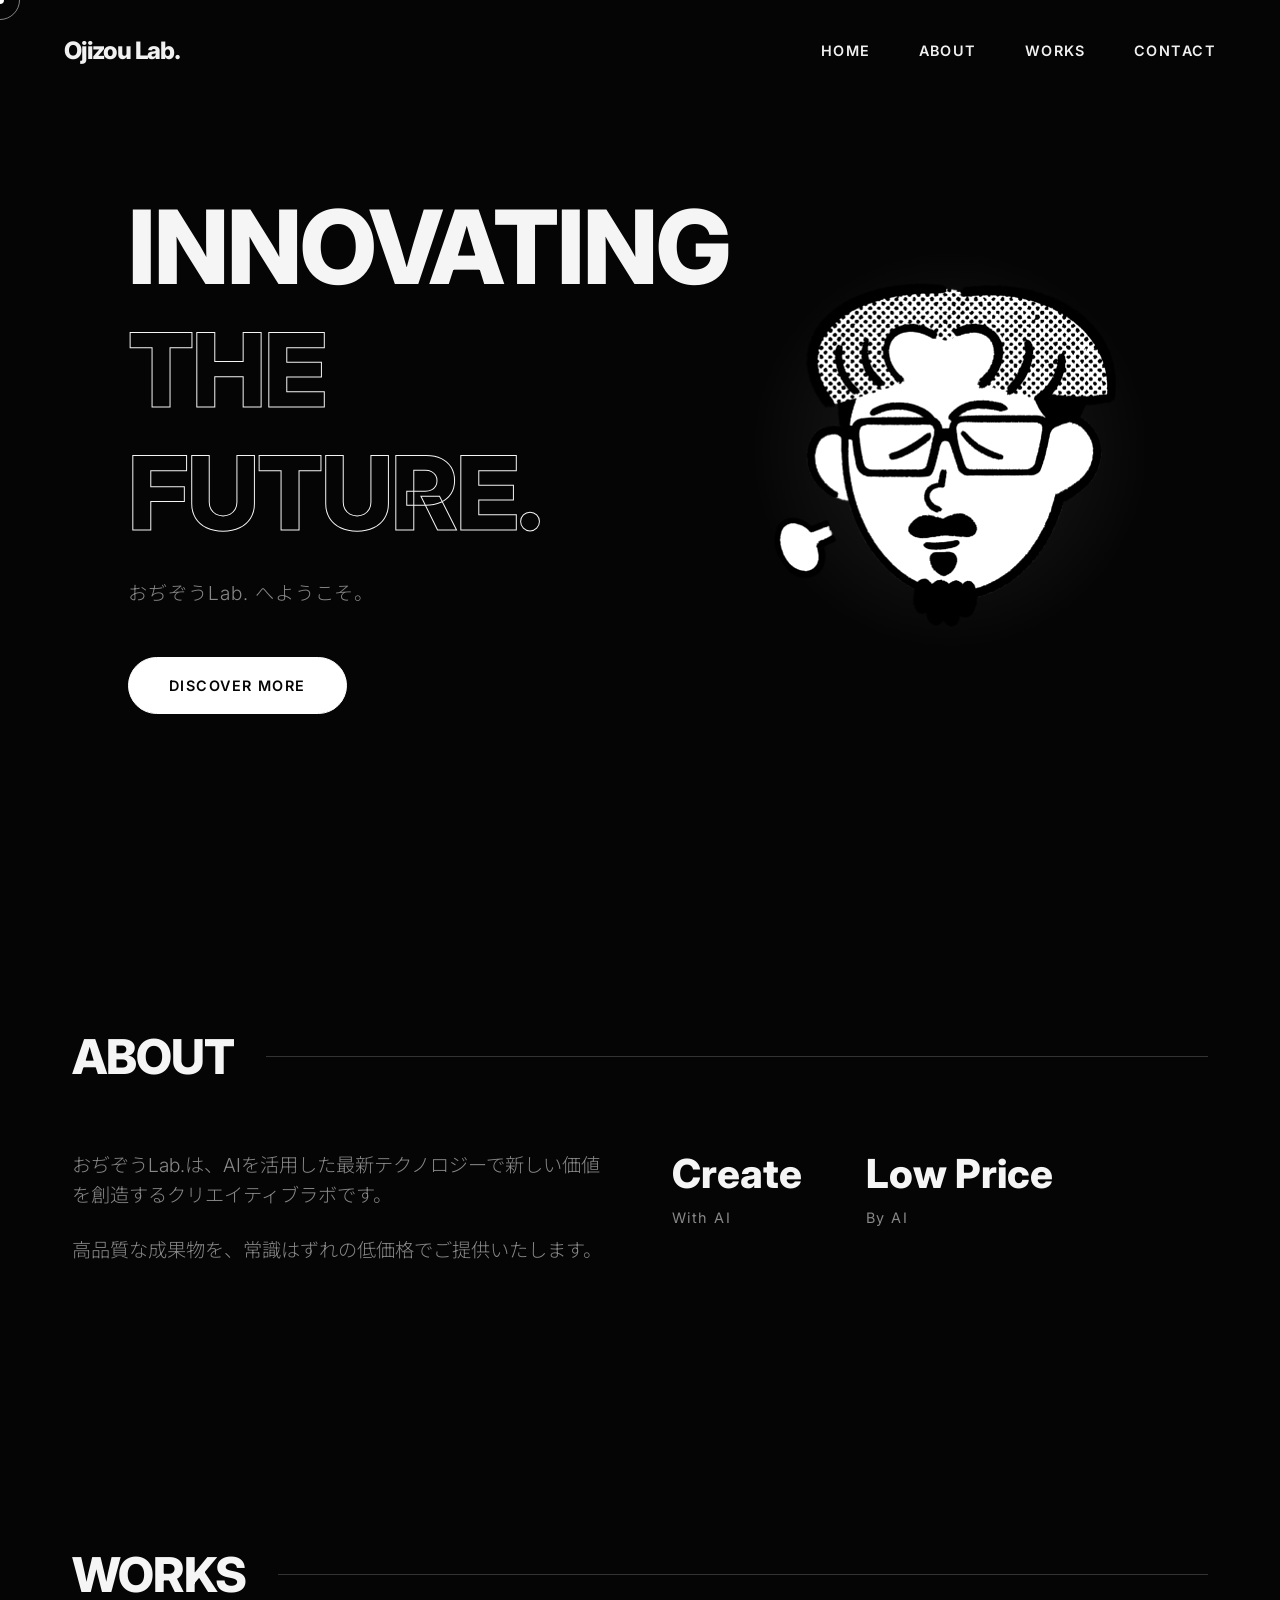
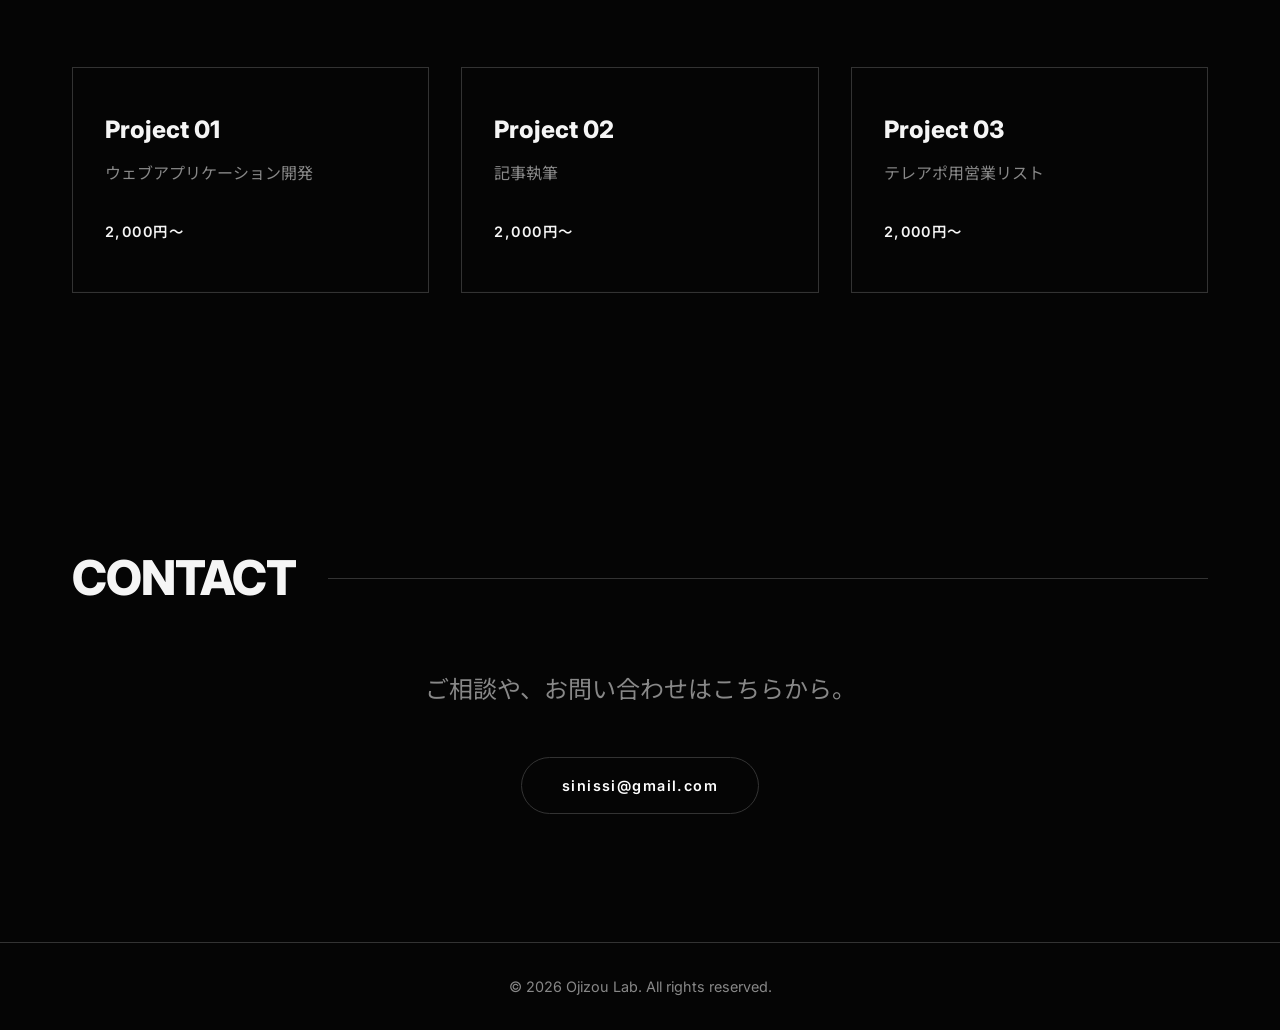
<file: index.html>
<!DOCTYPE html>
<html lang="ja">
<head>
    <meta charset="UTF-8">
    <meta name="viewport" content="width=device-width, initial-scale=1.0">
    <title>おぢぞうLab. | Ojizou Lab.</title>
    <meta name="description" content="おぢぞうLab.の公式ポートフォリオ・ホームページです。">
    <link rel="preconnect" href="https://fonts.googleapis.com">
    <link rel="preconnect" href="https://fonts.gstatic.com" crossorigin>
    <link href="https://fonts.googleapis.com/css2?family=Inter:wght@300;400;600;800&family=Noto+Sans+JP:wght@300;400;700&display=swap" rel="stylesheet">
    <link rel="stylesheet" href="style.css">
</head>
<body>
    <div class="cursor-dot" data-cursor-dot></div>
    <div class="cursor-outline" data-cursor-outline></div>

    <nav class="navbar" id="navbar">
        <div class="logo">Ojizou Lab.</div>
        <div class="hamburger" id="hamburger">
            <span class="bar"></span>
            <span class="bar"></span>
            <span class="bar"></span>
        </div>
        <ul class="nav-links" id="nav-links">
            <li><a href="#home">Home</a></li>
            <li><a href="#about">About</a></li>
            <li><a href="#works">Works</a></li>
            <li><a href="#contact">Contact</a></li>
        </ul>
    </nav>

    <main>
        <section id="home" class="hero section-padding">
            <div class="hero-content fade-in-up">
                <h1 class="hero-title">
                    <span class="block">Innovating</span>
                    <span class="block text-outline">the Future.</span>
                </h1>
                <p class="hero-subtitle">おぢぞうLab. へようこそ。</p>
                <a href="#about" class="btn btn-primary">Discover More</a>
            </div>
            <div class="hero-image-container fade-in-up" style="animation-delay: 0.3s;">
                <div class="image-wrapper">
                    <img src="img/my-notion-face-transparent-up.png" alt="Ojizou Face" class="hero-img">
                </div>
            </div>
        </section>

        <section id="about" class="about section-padding">
            <div class="container">
                <div class="section-header fade-in">
                    <h2 class="section-title">About</h2>
                    <div class="line"></div>
                </div>
                <div class="about-content">
                    <div class="about-text fade-in-up">
                        <p>
                            おぢぞうLab.は、AIを活用した最新テクノロジーで新しい価値を創造するクリエイティブラボです。
                        </p>
                        <p>
                            高品質な成果物を、常識はずれの低価格でご提供いたします。
                        </p>
                    </div>
                    <div class="about-stats fade-in-up" style="animation-delay: 0.2s;">
                        <div class="stat-item">
                            <h3 class="stat-number">Create</h3>
                            <p class="stat-label">With AI</p>
                        </div>
                        <div class="stat-item">
                            <h3 class="stat-number">Low Price</h3>
                            <p class="stat-label">By AI</p>
                        </div>
                    </div>
                </div>
            </div>
        </section>

        <section id="works" class="works section-padding">
            <div class="container">
                <div class="section-header fade-in">
                    <h2 class="section-title">Works</h2>
                    <div class="line"></div>
                </div>
                <div class="works-grid">
                    <a href="https://ojizou003.github.io/index/" target="_blank" rel="noopener noreferrer" class="work-card fade-in-up">
                        <div class="work-card-inner">
                            <h3>Project 01</h3>
                            <p>ウェブアプリケーション開発</p>
                            <span class="view-more">2,000円～</span>
                        </div>
                    </a>
                    <a href="https://note.com/ojizou003" target="_blank" rel="noopener noreferrer" class="work-card fade-in-up" style="animation-delay: 0.2s;">
                        <div class="work-card-inner">
                            <h3>Project 02</h3>
                            <p>記事執筆</p>
                            <span class="view-more">2,000円～</span>
                        </div>
                    </a>
                    <a href="https://coconala.com/users/4809214" target="_blank" rel="noopener noreferrer" class="work-card fade-in-up" style="animation-delay: 0.4s;">
                        <div class="work-card-inner">
                            <h3>Project 03</h3>
                            <p>テレアポ用営業リスト</p>
                            <span class="view-more">2,000円～</span>
                        </div>
                    </a>
                </div>
            </div>
        </section>

        <section id="contact" class="contact section-padding">
            <div class="container">
                <div class="section-header fade-in">
                    <h2 class="section-title">Contact</h2>
                    <div class="line"></div>
                </div>
                <div class="contact-content fade-in-up">
                    <p class="contact-text">ご相談や、お問い合わせはこちらから。</p>
                    <a href="mailto:sinissi@gmail.com" class="btn2 btn-outline">sinissi@gmail.com</a>
                </div>
            </div>
        </section>
    </main>

    <footer>
        <div class="footer-content">
            <p>&copy; 2026 Ojizou Lab. All rights reserved.</p>
        </div>
    </footer>

    <script src="script.js"></script>
</body>
</html>
</file>
<file: style.css>
:root {
    --bg-color: #050505;
    --text-color: #f5f5f5;
    --text-muted: #888888;
    --border-color: #333333;
    --accent-color: #ffffff;
    
    --font-sans: 'Inter', 'Noto Sans JP', sans-serif;
    
    --transition: all 0.4s cubic-bezier(0.25, 0.8, 0.25, 1);
}

* {
    margin: 0;
    padding: 0;
    box-sizing: border-box;
}

html {
    scroll-behavior: smooth;
    font-size: 16px;
}

body {
    font-family: var(--font-sans);
    background-color: var(--bg-color);
    color: var(--text-color);
    line-height: 1.6;
    overflow-x: hidden;
    cursor: none; /* Custom cursor */
}

/* Custom Cursor */
.cursor-dot,
.cursor-outline {
    position: fixed;
    top: 0;
    left: 0;
    transform: translate(-50%, -50%);
    border-radius: 50%;
    z-index: 9999;
    pointer-events: none;
}

.cursor-dot {
    width: 8px;
    height: 8px;
    background-color: var(--accent-color);
}

.cursor-outline {
    width: 40px;
    height: 40px;
    border: 1px solid rgba(255, 255, 255, 0.5);
    transition: width 0.2s, height 0.2s, background-color 0.2s;
}

/* Typography */
h1, h2, h3, h4, h5, h6 {
    font-weight: 800;
    line-height: 1.2;
}

a {
    color: var(--text-color);
    text-decoration: none;
}

.block {
    display: block;
}

/* Layout */
.container {
    max-width: 1200px;
    margin: 0 auto;
    padding: 0 2rem;
}

.section-padding {
    padding: 8rem 2rem;
}

/* Navbar */
.navbar {
    position: fixed;
    top: 0;
    width: 100%;
    display: flex;
    justify-content: space-between;
    align-items: center;
    padding: 2rem 4rem;
    z-index: 1000;
    mix-blend-mode: difference;
}

.logo {
    font-size: 1.5rem;
    font-weight: 800;
    letter-spacing: -0.05em;
}

.nav-links {
    display: flex;
    list-style: none;
    gap: 3rem;
}

.nav-links a {
    font-size: 0.9rem;
    text-transform: uppercase;
    letter-spacing: 0.1em;
    font-weight: 600;
    position: relative;
}

.nav-links a::after {
    content: '';
    position: absolute;
    bottom: -5px;
    left: 0;
    width: 0;
    height: 1px;
    background-color: var(--accent-color);
    transition: var(--transition);
}

.nav-links a:hover::after {
    width: 100%;
}

/* Hamburger Menu */
.hamburger {
    display: none;
    cursor: pointer;
    flex-direction: column;
    gap: 6px;
    z-index: 1001; /* Ensure above nav-links when open */
}

.bar {
    width: 25px;
    height: 2px;
    background-color: var(--text-color);
    transition: var(--transition);
}

/* Buttons */
.btn {
    display: inline-block;
    padding: 1rem 2.5rem;
    font-size: 0.9rem;
    font-weight: 600;
    text-transform: uppercase;
    letter-spacing: 0.1em;
    border-radius: 50px;
    transition: var(--transition);
    cursor: none;
}

.btn2 {
    display: inline-block;
    padding: 1rem 2.5rem;
    font-size: 0.9rem;
    font-weight: 600;
    letter-spacing: 0.1em;
    border-radius: 50px;
    transition: var(--transition);
    cursor: none;
}

.btn-primary {
    background-color: var(--accent-color);
    color: var(--bg-color);
    border: 1px solid var(--accent-color);
}

.btn-primary:hover {
    background-color: transparent;
    color: var(--accent-color);
}

.btn-outline {
    background-color: transparent;
    color: var(--accent-color);
    border: 1px solid var(--border-color);
}

.btn-outline:hover {
    border-color: var(--accent-color);
}

/* Hero Section */
.hero {
    min-height: 100vh;
    display: flex;
    align-items: center;
    justify-content: space-between;
    padding: 0 10%;
    position: relative;
    overflow: hidden;
}

.hero-title {
    font-size: clamp(4rem, 8vw, 8rem);
    text-transform: uppercase;
    letter-spacing: -0.02em;
    margin-bottom: 1.5rem;
}

.text-outline {
    color: transparent;
    -webkit-text-stroke: 1px var(--text-color);
}

.hero-subtitle {
    font-size: 1.2rem;
    color: var(--text-muted);
    margin-bottom: 3rem;
    font-weight: 300;
    letter-spacing: 0.05em;
}

.hero-image-container {
    width: 40%;
    max-width: 500px;
    position: relative;
    z-index: -1;
}

.image-wrapper {
    position: relative;
    padding-bottom: 100%;
    border-radius: 50%;
    background: radial-gradient(circle, rgba(255,255,255,0.1) 0%, rgba(0,0,0,0) 70%);
    overflow: hidden;
}

.hero-img {
    position: absolute;
    top: 50%;
    left: 50%;
    transform: translate(-50%, -50%);
    width: 100%;
    height: auto;
    object-fit: cover;
    filter: grayscale(100%) contrast(1.2);
    transition: filter 0.5s ease;
}

.hero-img:hover {
    filter: grayscale(0%) contrast(1);
}

/* Sections Global */
.section-header {
    margin-bottom: 4rem;
    display: flex;
    align-items: center;
    gap: 2rem;
}

.section-title {
    font-size: 3rem;
    text-transform: uppercase;
    letter-spacing: -0.02em;
}

.line {
    flex-grow: 1;
    height: 1px;
    background-color: var(--border-color);
}

/* About */
.about-content {
    display: grid;
    grid-template-columns: 1fr 1fr;
    gap: 4rem;
}

.about-text p {
    font-size: 1.2rem;
    color: var(--text-muted);
    margin-bottom: 1.5rem;
    font-weight: 300;
}

.about-stats {
    display: flex;
    gap: 4rem;
}

.stat-number {
    font-size: 2.5rem;
    margin-bottom: 0.5rem;
}

.stat-label {
    color: var(--text-muted);
    font-size: 0.9rem;
    /* text-transform: uppercase; */
    letter-spacing: 0.1em;
}

/* Works */
.works-grid {
    display: grid;
    grid-template-columns: repeat(auto-fit, minmax(300px, 1fr));
    gap: 2rem;
}

.work-card {
    border: 1px solid var(--border-color);
    padding: 3rem 2rem;
    transition: var(--transition);
    position: relative;
    overflow: hidden;
}

.work-card::before {
    content: '';
    position: absolute;
    top: 0;
    left: 0;
    width: 100%;
    height: 100%;
    background-color: var(--accent-color);
    transform: translateY(100%);
    transition: transform 0.4s cubic-bezier(0.25, 0.8, 0.25, 1);
    z-index: 0;
}

.work-card:hover {
    border-color: var(--accent-color);
}

.work-card:hover::before {
    transform: translateY(0);
}

.work-card-inner {
    position: relative;
    z-index: 1;
    transition: var(--transition);
}

.work-card:hover .work-card-inner h3,
.work-card:hover .work-card-inner p,
.work-card:hover .work-card-inner .view-more {
    color: var(--bg-color);
}

.work-card h3 {
    font-size: 1.5rem;
    margin-bottom: 1rem;
}

.work-card p {
    color: var(--text-muted);
    margin-bottom: 2rem;
}

.view-more {
    font-size: 0.9rem;
    font-weight: 600;
    text-transform: uppercase;
    letter-spacing: 0.1em;
}

/* Contact */
.contact-content {
    text-align: center;
    max-width: 600px;
    margin: 0 auto;
}

.contact-text {
    font-size: 1.5rem;
    margin-bottom: 3rem;
    color: var(--text-muted);
}

/* Footer */
footer {
    padding: 2rem;
    text-align: center;
    border-top: 1px solid var(--border-color);
}

.footer-content p {
    color: var(--text-muted);
    font-size: 0.9rem;
}

/* Animations */
.fade-in {
    opacity: 0;
    transition: opacity 1s ease;
}

.fade-in.appear {
    opacity: 1;
}

.fade-in-up {
    opacity: 0;
    transform: translateY(40px);
    transition: opacity 1s ease, transform 1s cubic-bezier(0.25, 0.8, 0.25, 1);
}

.fade-in-up.appear {
    opacity: 1;
    transform: translateY(0);
}

/* Responsive */
@media (max-width: 900px) {
    .hero {
        flex-direction: column;
        justify-content: center;
        text-align: center;
        padding-top: 8rem;
    }

    .hero-image-container {
        width: 80%;
        margin-top: 4rem;
    }

    .about-content {
        grid-template-columns: 1fr;
    }

    .navbar {
        padding: 1.5rem 2rem;
    }

    .hamburger {
        display: flex;
    }

    .nav-links {
        position: fixed;
        left: -100%;
        top: 0;
        gap: 0;
        flex-direction: column;
        background-color: var(--bg-color);
        width: 100%;
        text-align: center;
        transition: var(--transition);
        height: 100vh;
        justify-content: center;
        z-index: 1000;
    }

    .nav-links.active {
        left: 0;
    }

    .nav-links li {
        margin: 2rem 0;
    }

    .hamburger.active .bar:nth-child(1) {
        transform: translateY(8px) rotate(45deg);
    }

    .hamburger.active .bar:nth-child(2) {
        opacity: 0;
    }

    .hamburger.active .bar:nth-child(3) {
        transform: translateY(-8px) rotate(-45deg);
    }

    /* Disable custom cursor on mobile */
    body {
        cursor: auto;
    }

    .btn, .btn2 {
        cursor: pointer;
    }

    .cursor-dot,
    .cursor-outline {
        display: none !important;
    }
}
</file>
